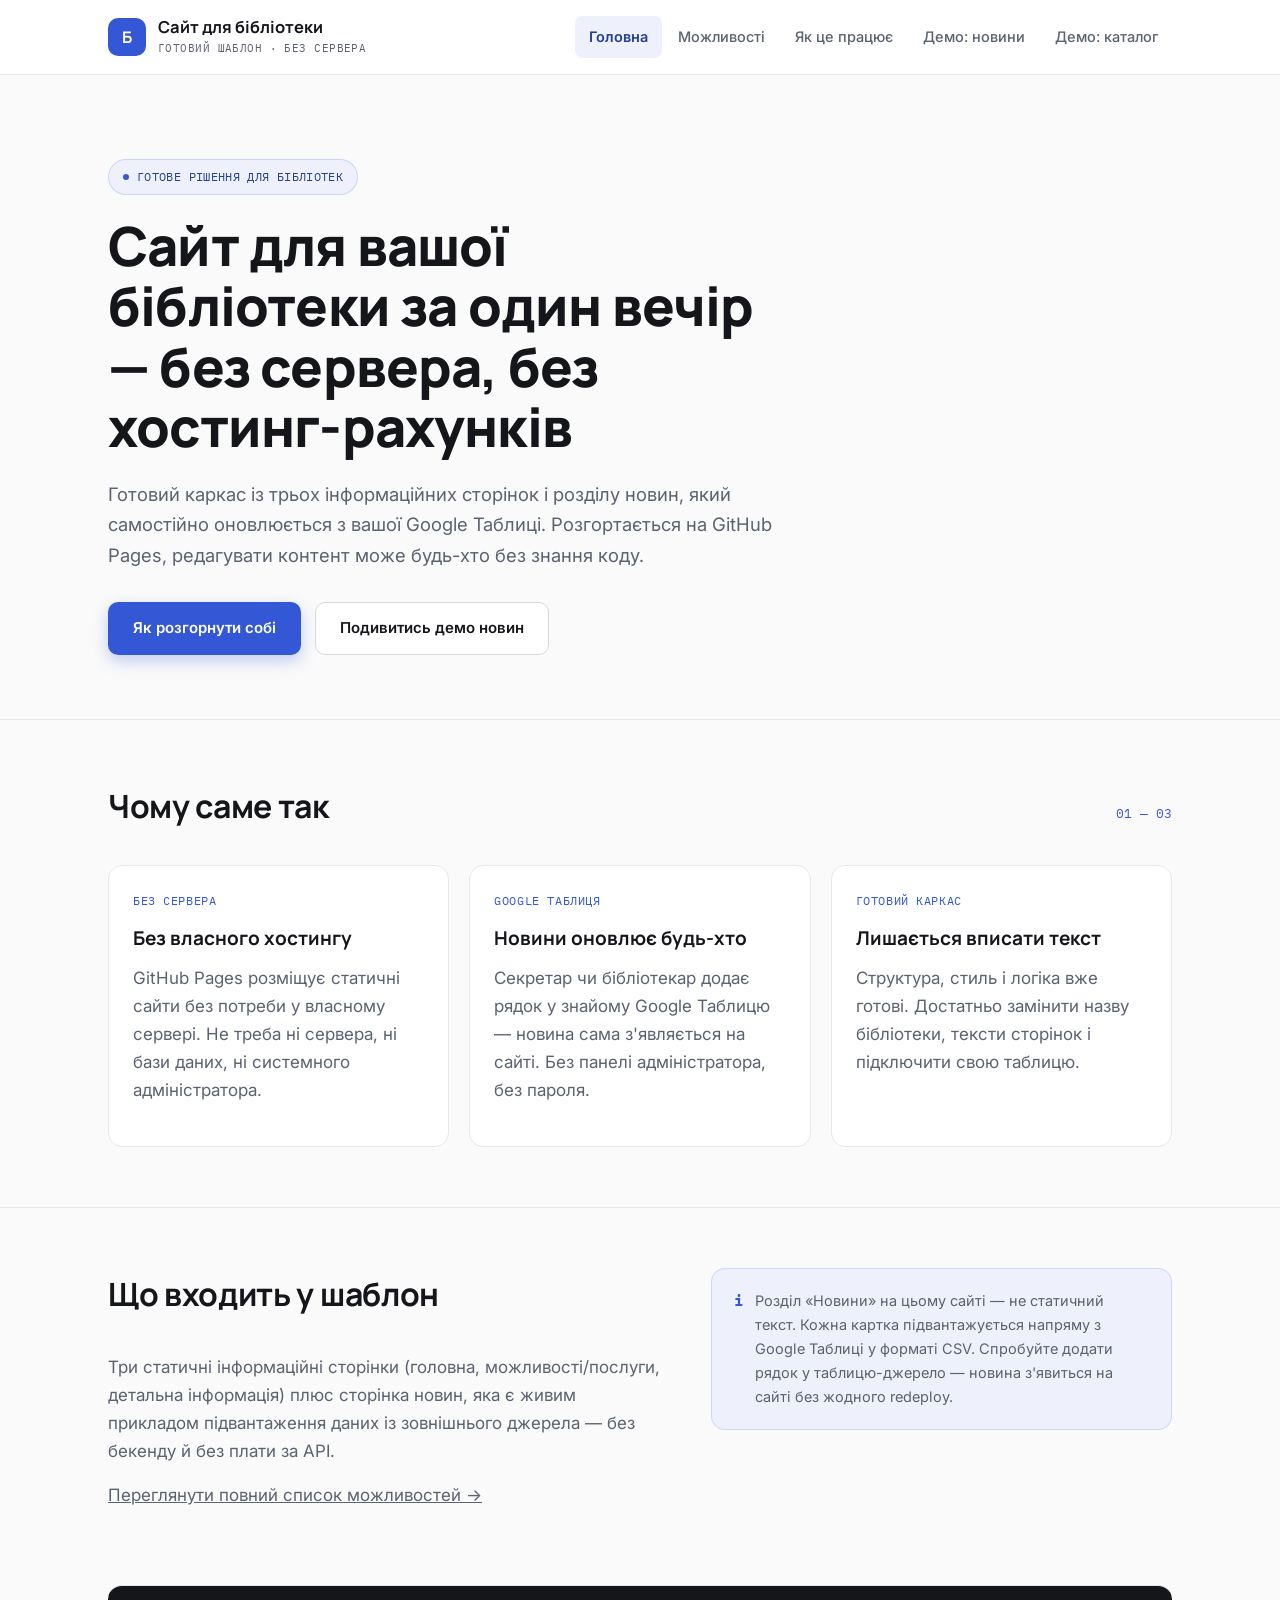
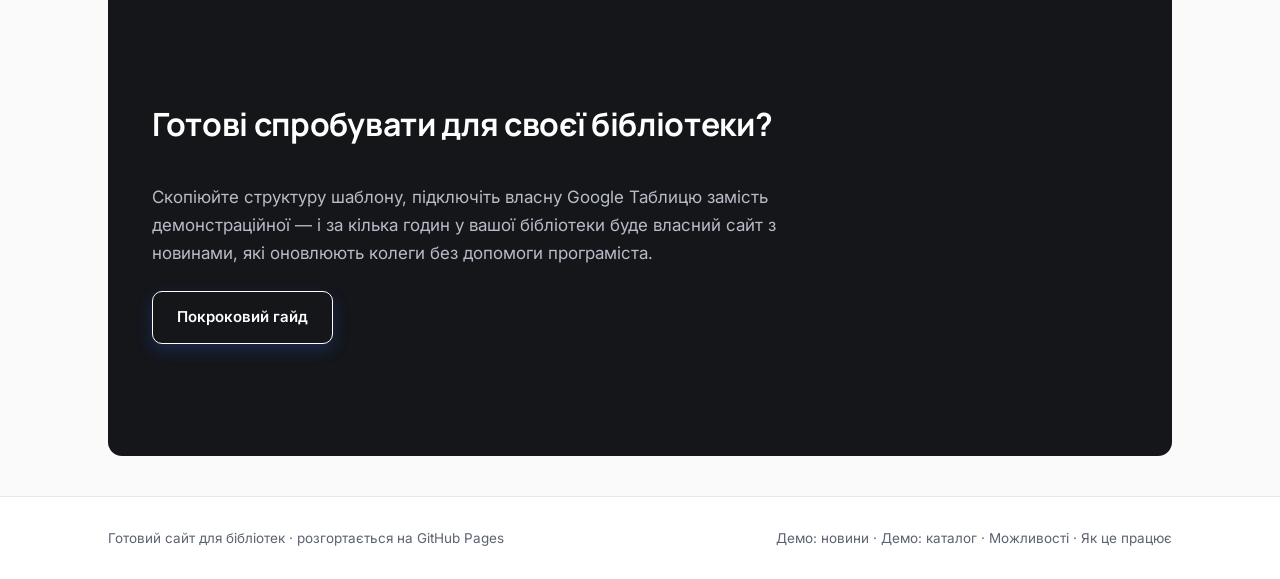
<file: index.html>
<!DOCTYPE html>
<html lang="uk">
<head>
<meta charset="UTF-8">
<meta name="viewport" content="width=device-width, initial-scale=1.0">
<title>Готовий сайт для бібліотеки — шаблон на GitHub Pages</title>
<meta name="description" content="Готовий сайт для бібліотек: 3 інформаційні сторінки + новини, що самі підвантажуються з Google Таблиці.">
<link rel="preconnect" href="https://fonts.googleapis.com">
<link rel="preconnect" href="https://fonts.gstatic.com" crossorigin>
<link href="https://fonts.googleapis.com/css2?family=Manrope:wght@500;700;800&family=Inter:wght@400;500;600&family=IBM+Plex+Mono:wght@400;500&display=swap" rel="stylesheet">
<link rel="stylesheet" href="style.css">
</head>
<body>

<header class="site-header">
  <div class="wrap">
    <a class="brand" href="index.html">
      <span class="brand-seal">Б</span>
      <span class="brand-text">
        <span class="brand-title">Сайт для бібліотеки</span>
        <span class="brand-sub">Готовий шаблон · без сервера</span>
      </span>
    </a>
    <nav class="site-nav">
      <a href="index.html" class="active">Головна</a>
      <a href="features.html">Можливості</a>
      <a href="how-it-works.html">Як це працює</a>
      <a href="news.html">Демо: новини</a>
      <a href="catalog.html">Демо: каталог</a>
    </nav>
  </div>
</header>

<section class="hero">
  <div class="wrap">
    <span class="badge"><span class="dot"></span> Готове рішення для бібліотек</span>
    <h1>Сайт для вашої бібліотеки за один вечір — без сервера, без хостинг-рахунків</h1>
    <p class="lede">Готовий каркас із трьох інформаційних сторінок і розділу новин, який самостійно оновлюється з вашої Google Таблиці. Розгортається на GitHub Pages, редагувати контент може будь-хто без знання коду.</p>
    <div class="hero-actions">
      <a class="btn btn-primary" href="how-it-works.html">Як розгорнути собі</a>
      <a class="btn btn-ghost" href="news.html">Подивитись демо новин</a>
    </div>
  </div>
</section>

<section>
  <div class="wrap">
    <div class="section-head">
      <h2 class="section-title">Чому саме так</h2>
      <span class="index">01 — 03</span>
    </div>
    <div class="grid-3">
      <div class="info-card">
        <span class="tag">Без сервера</span>
        <h3>Без власного хостингу</h3>
        <p>GitHub Pages розміщує статичні сайти без потреби у власному сервері. Не треба ні сервера, ні бази даних, ні системного адміністратора.</p>
      </div>
      <div class="info-card">
        <span class="tag">Google Таблиця</span>
        <h3>Новини оновлює будь-хто</h3>
        <p>Секретар чи бібліотекар додає рядок у знайому Google Таблицю — новина сама з'являється на сайті. Без панелі адміністратора, без пароля.</p>
      </div>
      <div class="info-card">
        <span class="tag">Готовий каркас</span>
        <h3>Лишається вписати текст</h3>
        <p>Структура, стиль і логіка вже готові. Достатньо замінити назву бібліотеки, тексти сторінок і підключити свою таблицю.</p>
      </div>
    </div>
  </div>
</section>

<section>
  <div class="wrap">
    <div class="grid-2">
      <div>
        <div class="section-head">
          <h2 class="section-title">Що входить у шаблон</h2>
        </div>
        <p>Три статичні інформаційні сторінки (головна, можливості/послуги, детальна інформація) плюс сторінка новин, яка є живим прикладом підвантаження даних із зовнішнього джерела — без бекенду й без плати за API.</p>
        <p><a href="features.html">Переглянути повний список можливостей →</a></p>
      </div>
      <div class="note-box">
        <span class="note-icon">i</span>
        <span>Розділ «Новини» на цьому сайті — не статичний текст. Кожна картка підвантажується напряму з Google Таблиці у форматі CSV. Спробуйте додати рядок у таблицю-джерело — новина з'явиться на сайті без жодного redeploy.</span>
      </div>
    </div>
  </div>
</section>

<section class="cta-band">
  <div class="wrap">
    <div class="section-head">
      <h2 class="section-title">Готові спробувати для своєї бібліотеки?</h2>
    </div>
    <p style="max-width: 60ch;">Скопіюйте структуру шаблону, підключіть власну Google Таблицю замість демонстраційної — і за кілька годин у вашої бібліотеки буде власний сайт з новинами, які оновлюють колеги без допомоги програміста.</p>
    <div class="hero-actions" style="margin-top: 24px;">
      <a class="btn btn-primary" href="how-it-works.html" style="border-color: var(--color-brass-light); background: var(--color-brass); ">Покроковий гайд</a>
    </div>
  </div>
</section>

<footer class="site-footer">
  <div class="wrap">
    <span>Готовий сайт для бібліотек · розгортається на GitHub Pages</span>
    <span><a href="news.html">Демо: новини</a> · <a href="catalog.html">Демо: каталог</a> · <a href="features.html">Можливості</a> · <a href="how-it-works.html">Як це працює</a></span>
  </div>
</footer>

</body>
</html>
</file>
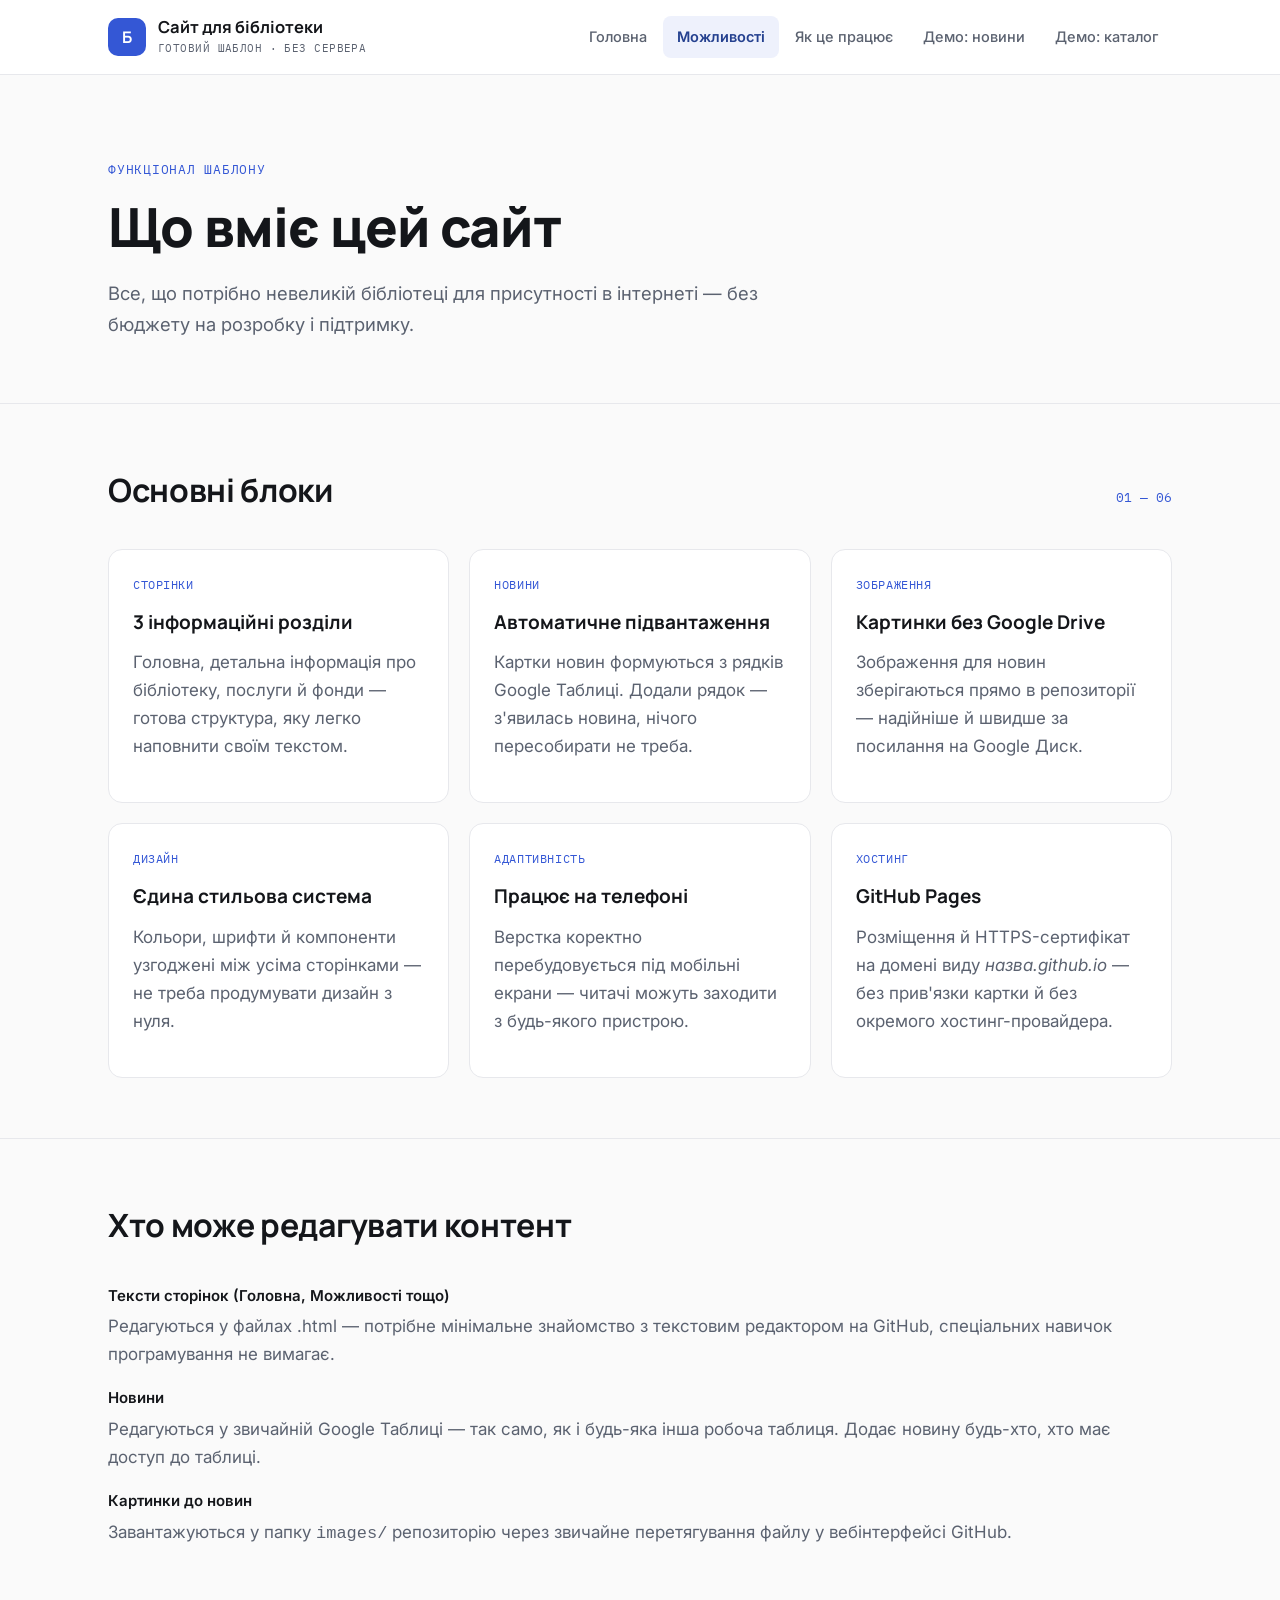
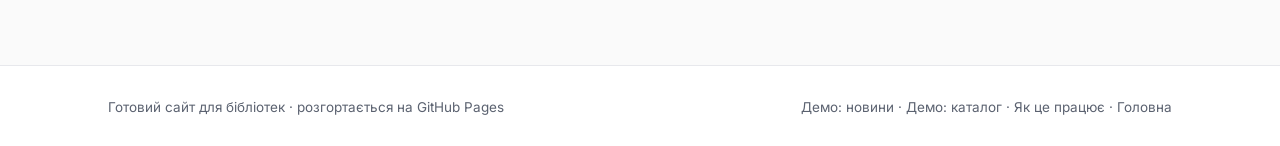
<file: features.html>
<!DOCTYPE html>
<html lang="uk">
<head>
<meta charset="UTF-8">
<meta name="viewport" content="width=device-width, initial-scale=1.0">
<title>Можливості шаблону — Сайт для бібліотеки</title>
<link rel="preconnect" href="https://fonts.googleapis.com">
<link rel="preconnect" href="https://fonts.gstatic.com" crossorigin>
<link href="https://fonts.googleapis.com/css2?family=Manrope:wght@500;700;800&family=Inter:wght@400;500;600&family=IBM+Plex+Mono:wght@400;500&display=swap" rel="stylesheet">
<link rel="stylesheet" href="style.css">
</head>
<body>

<header class="site-header">
  <div class="wrap">
    <a class="brand" href="index.html">
      <span class="brand-seal">Б</span>
      <span class="brand-text">
        <span class="brand-title">Сайт для бібліотеки</span>
        <span class="brand-sub">Готовий шаблон · без сервера</span>
      </span>
    </a>
    <nav class="site-nav">
      <a href="index.html">Головна</a>
      <a href="features.html" class="active">Можливості</a>
      <a href="how-it-works.html">Як це працює</a>
      <a href="news.html">Демо: новини</a>
      <a href="catalog.html">Демо: каталог</a>
    </nav>
  </div>
</header>

<section class="hero" style="padding-bottom:32px;">
  <div class="wrap">
    <p class="eyebrow">Функціонал шаблону</p>
    <h1 style="max-width: 20ch;">Що вміє цей сайт</h1>
    <p class="lede">Все, що потрібно невеликій бібліотеці для присутності в інтернеті — без бюджету на розробку і підтримку.</p>
  </div>
</section>

<section>
  <div class="wrap">
    <div class="section-head">
      <h2 class="section-title">Основні блоки</h2>
      <span class="index">01 — 06</span>
    </div>
    <div class="grid-3">
      <div class="info-card">
        <span class="tag">Сторінки</span>
        <h3>3 інформаційні розділи</h3>
        <p>Головна, детальна інформація про бібліотеку, послуги й фонди — готова структура, яку легко наповнити своїм текстом.</p>
      </div>
      <div class="info-card">
        <span class="tag">Новини</span>
        <h3>Автоматичне підвантаження</h3>
        <p>Картки новин формуються з рядків Google Таблиці. Додали рядок — з'явилась новина, нічого пересобирати не треба.</p>
      </div>
      <div class="info-card">
        <span class="tag">Зображення</span>
        <h3>Картинки без Google Drive</h3>
        <p>Зображення для новин зберігаються прямо в репозиторії — надійніше й швидше за посилання на Google Диск.</p>
      </div>
      <div class="info-card">
        <span class="tag">Дизайн</span>
        <h3>Єдина стильова система</h3>
        <p>Кольори, шрифти й компоненти узгоджені між усіма сторінками — не треба продумувати дизайн з нуля.</p>
      </div>
      <div class="info-card">
        <span class="tag">Адаптивність</span>
        <h3>Працює на телефоні</h3>
        <p>Верстка коректно перебудовується під мобільні екрани — читачі можуть заходити з будь-якого пристрою.</p>
      </div>
      <div class="info-card">
        <span class="tag">Хостинг</span>
        <h3>GitHub Pages</h3>
        <p>Розміщення й HTTPS-сертифікат на домені виду <em>назва.github.io</em> — без прив'язки картки й без окремого хостинг-провайдера.</p>
      </div>
    </div>
  </div>
</section>

<section>
  <div class="wrap">
    <div class="section-head">
      <h2 class="section-title">Хто може редагувати контент</h2>
    </div>
    <dl class="dl-list">
      <dt>Тексти сторінок (Головна, Можливості тощо)</dt>
      <dd>Редагуються у файлах .html — потрібне мінімальне знайомство з текстовим редактором на GitHub, спеціальних навичок програмування не вимагає.</dd>
      <dt>Новини</dt>
      <dd>Редагуються у звичайній Google Таблиці — так само, як і будь-яка інша робоча таблиця. Додає новину будь-хто, хто має доступ до таблиці.</dd>
      <dt>Картинки до новин</dt>
      <dd>Завантажуються у папку <code>images/</code> репозиторію через звичайне перетягування файлу у вебінтерфейсі GitHub.</dd>
    </dl>
  </div>
</section>

<footer class="site-footer">
  <div class="wrap">
    <span>Готовий сайт для бібліотек · розгортається на GitHub Pages</span>
    <span><a href="news.html">Демо: новини</a> · <a href="catalog.html">Демо: каталог</a> · <a href="how-it-works.html">Як це працює</a> · <a href="index.html">Головна</a></span>
  </div>
</footer>

</body>
</html>
</file>
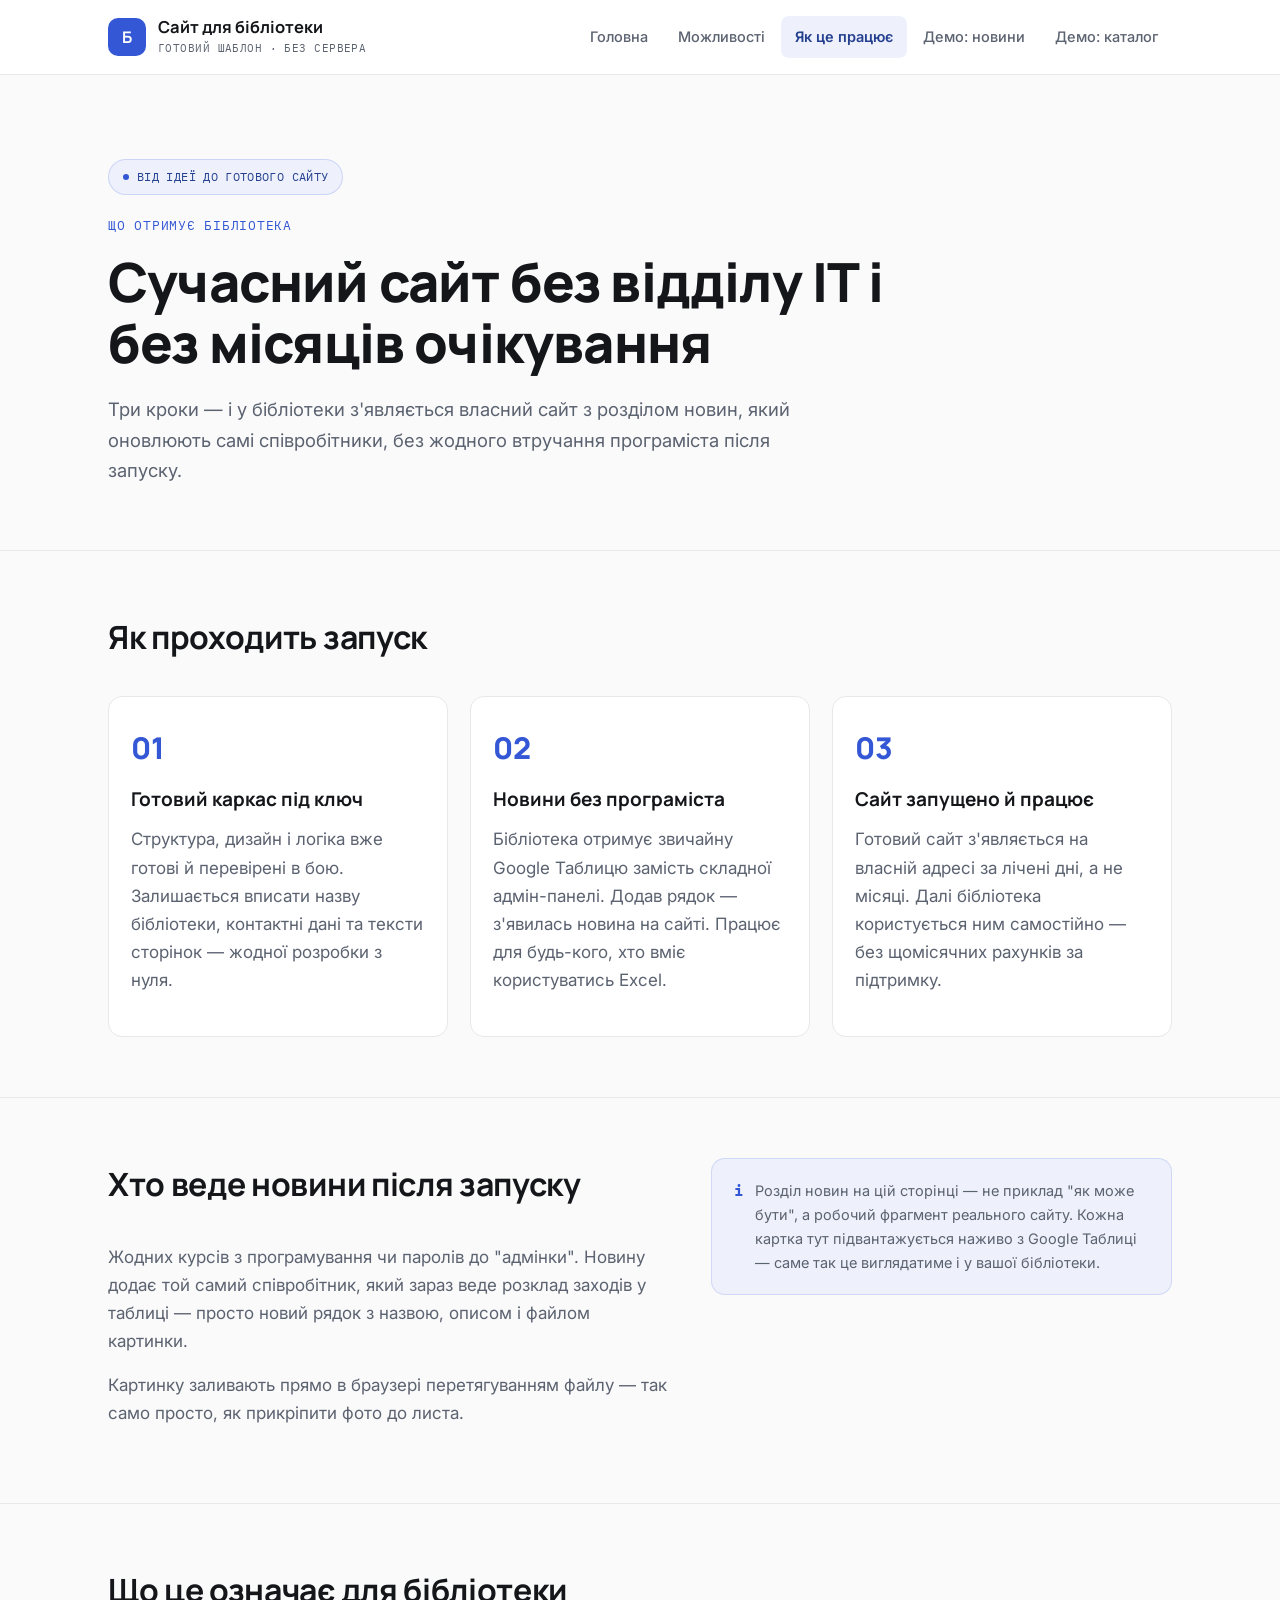
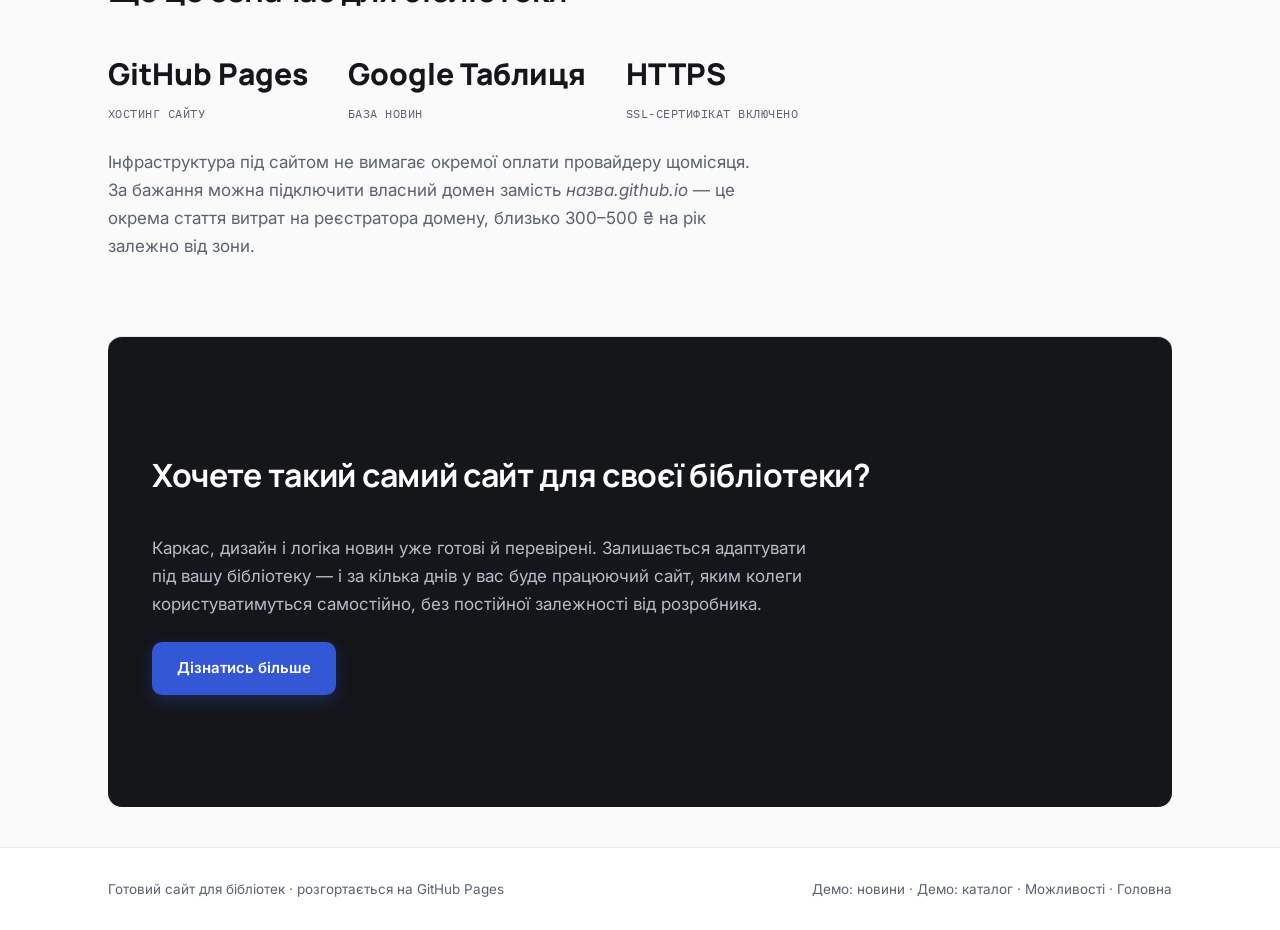
<file: how-it-works.html>
<!DOCTYPE html>
<html lang="uk">
<head>
<meta charset="UTF-8">
<meta name="viewport" content="width=device-width, initial-scale=1.0">
<title>Як це працює — Сайт для бібліотеки</title>
<link rel="preconnect" href="https://fonts.googleapis.com">
<link rel="preconnect" href="https://fonts.gstatic.com" crossorigin>
<link href="https://fonts.googleapis.com/css2?family=Manrope:wght@500;700;800&family=Inter:wght@400;500;600&family=IBM+Plex+Mono:wght@400;500&display=swap" rel="stylesheet">
<link rel="stylesheet" href="style.css">
</head>
<body>

<header class="site-header">
  <div class="wrap">
    <a class="brand" href="index.html">
      <span class="brand-seal">Б</span>
      <span class="brand-text">
        <span class="brand-title">Сайт для бібліотеки</span>
        <span class="brand-sub">Готовий шаблон · без сервера</span>
      </span>
    </a>
    <nav class="site-nav">
      <a href="index.html">Головна</a>
      <a href="features.html">Можливості</a>
      <a href="how-it-works.html" class="active">Як це працює</a>
      <a href="news.html">Демо: новини</a>
      <a href="catalog.html">Демо: каталог</a>
    </nav>
  </div>
</header>

<section class="hero" style="padding-bottom:32px;">
  <div class="wrap">
    <span class="badge"><span class="dot"></span> Від ідеї до готового сайту</span>
    <p class="eyebrow">Що отримує бібліотека</p>
    <h1 style="max-width: 22ch;">Сучасний сайт без відділу IT і без місяців очікування</h1>
    <p class="lede">Три кроки — і у бібліотеки з'являється власний сайт з розділом новин, який оновлюють самі співробітники, без жодного втручання програміста після запуску.</p>
  </div>
</section>

<section>
  <div class="wrap">
    <div class="section-head">
      <h2 class="section-title">Як проходить запуск</h2>
    </div>
    <div class="steps">
      <div class="step">
        <span class="step-num">01</span>
        <h3>Готовий каркас під ключ</h3>
        <p>Структура, дизайн і логіка вже готові й перевірені в бою. Залишається вписати назву бібліотеки, контактні дані та тексти сторінок — жодної розробки з нуля.</p>
      </div>
      <div class="step">
        <span class="step-num">02</span>
        <h3>Новини без програміста</h3>
        <p>Бібліотека отримує звичайну Google Таблицю замість складної адмін-панелі. Додав рядок — з'явилась новина на сайті. Працює для будь-кого, хто вміє користуватись Excel.</p>
      </div>
      <div class="step">
        <span class="step-num">03</span>
        <h3>Сайт запущено й працює</h3>
        <p>Готовий сайт з'являється на власній адресі за лічені дні, а не місяці. Далі бібліотека користується ним самостійно — без щомісячних рахунків за підтримку.</p>
      </div>
    </div>
  </div>
</section>

<section>
  <div class="wrap">
    <div class="grid-2">
      <div>
        <div class="section-head"><h2 class="section-title">Хто веде новини після запуску</h2></div>
        <p>Жодних курсів з програмування чи паролів до "адмінки". Новину додає той самий співробітник, який зараз веде розклад заходів у таблиці — просто новий рядок з назвою, описом і файлом картинки.</p>
        <p>Картинку заливають прямо в браузері перетягуванням файлу — так само просто, як прикріпити фото до листа.</p>
      </div>
      <div class="note-box">
        <span class="note-icon">i</span>
        <span>Розділ новин на цій сторінці — не приклад "як може бути", а робочий фрагмент реального сайту. Кожна картка тут підвантажується наживо з Google Таблиці — саме так це виглядатиме і у вашої бібліотеки.</span>
      </div>
    </div>
  </div>
</section>

<section>
  <div class="wrap">
    <div class="section-head"><h2 class="section-title">Що це означає для бібліотеки</h2></div>
    <div class="stat-row">
      <div>
        <span class="stat-num">GitHub Pages</span>
        <span class="stat-label">Хостинг сайту</span>
      </div>
      <div>
        <span class="stat-num">Google Таблиця</span>
        <span class="stat-label">База новин</span>
      </div>
      <div>
        <span class="stat-num">HTTPS</span>
        <span class="stat-label">SSL-сертифікат включено</span>
      </div>
    </div>
    <p style="margin-top: 22px; max-width: 60ch;">Інфраструктура під сайтом не вимагає окремої оплати провайдеру щомісяця. За бажання можна підключити власний домен замість <em>назва.github.io</em> — це окрема стаття витрат на реєстратора домену, близько 300–500 ₴ на рік залежно від зони.</p>
  </div>
</section>

<section class="cta-band">
  <div class="wrap">
    <div class="section-head">
      <h2 class="section-title">Хочете такий самий сайт для своєї бібліотеки?</h2>
    </div>
    <p style="max-width: 60ch;">Каркас, дизайн і логіка новин уже готові й перевірені. Залишається адаптувати під вашу бібліотеку — і за кілька днів у вас буде працюючий сайт, яким колеги користуватимуться самостійно, без постійної залежності від розробника.</p>
    <div class="hero-actions" style="margin-top: 24px;">
      <a class="btn btn-primary" href="index.html">Дізнатись більше</a>
    </div>
  </div>
</section>

<footer class="site-footer">
  <div class="wrap">
    <span>Готовий сайт для бібліотек · розгортається на GitHub Pages</span>
    <span><a href="news.html">Демо: новини</a> · <a href="catalog.html">Демо: каталог</a> · <a href="features.html">Можливості</a> · <a href="index.html">Головна</a></span>
  </div>
</footer>

</body>
</html>
</file>
<file: style.css>
/* =========================================================
   Сайт для бібліотеки — шаблон
   Концепція: сучасний, чистий продуктовий стиль —
   багато повітря, м'які тіні, один яскравий акцент.
   ========================================================= */

:root {
  --color-bg: #fafafa;
  --color-paper: #ffffff;
  --color-ink: #14161a;
  --color-ink-soft: #5b6270;
  --color-accent: #3457d5;
  --color-accent-soft: #eef1fc;
  --color-accent-dark: #24408f;
  --color-line: #e7e8ec;
  --color-line-strong: #d7d9e0;

  --font-display: "Manrope", "Inter", "Helvetica Neue", Arial, sans-serif;
  --font-body: "Inter", "Helvetica Neue", Arial, sans-serif;
  --font-mono: "IBM Plex Mono", "Courier New", monospace;

  --max-width: 1120px;
  --radius: 14px;
}

@media (prefers-reduced-motion: no-preference) {
  html { scroll-behavior: smooth; }
}

* { box-sizing: border-box; }

html, body {
  margin: 0;
  padding: 0;
}

body {
  background: var(--color-bg);
  color: var(--color-ink);
  font-family: var(--font-body);
  font-size: 17px;
  line-height: 1.65;
  -webkit-font-smoothing: antialiased;
}

a { color: inherit; }

img { max-width: 100%; display: block; }

.wrap {
  max-width: var(--max-width);
  margin: 0 auto;
  padding: 0 28px;
}

/* ---------- Header / nav ---------- */

.site-header {
  background: var(--color-paper);
  border-bottom: 1px solid var(--color-line);
  position: sticky;
  top: 0;
  z-index: 20;
  backdrop-filter: blur(8px);
}

.site-header .wrap {
  display: flex;
  align-items: center;
  justify-content: space-between;
  padding-top: 16px;
  padding-bottom: 16px;
  gap: 20px;
  flex-wrap: wrap;
}

.brand {
  display: flex;
  align-items: center;
  gap: 12px;
  text-decoration: none;
  color: var(--color-ink);
}

.brand-seal {
  width: 38px;
  height: 38px;
  flex: none;
  background: var(--color-accent);
  border-radius: 10px;
  display: flex;
  align-items: center;
  justify-content: center;
  font-family: var(--font-display);
  font-weight: 700;
  font-size: 16px;
  color: #fff;
}

.brand-text .brand-title {
  font-family: var(--font-display);
  font-weight: 700;
  font-size: 16.5px;
  line-height: 1.2;
  display: block;
}

.brand-text .brand-sub {
  font-family: var(--font-mono);
  font-size: 11px;
  letter-spacing: 0.04em;
  text-transform: uppercase;
  color: var(--color-ink-soft);
  display: block;
  margin-top: 2px;
}

nav.site-nav {
  display: flex;
  gap: 2px;
  flex-wrap: wrap;
}

nav.site-nav a {
  text-decoration: none;
  font-family: var(--font-body);
  font-size: 14.5px;
  font-weight: 500;
  color: var(--color-ink-soft);
  padding: 9px 14px;
  border-radius: 8px;
  transition: background 0.15s ease, color 0.15s ease;
}

nav.site-nav a:hover,
nav.site-nav a:focus-visible {
  background: var(--color-accent-soft);
  color: var(--color-accent-dark);
  outline: none;
}

nav.site-nav a.active {
  color: var(--color-accent-dark);
  background: var(--color-accent-soft);
  font-weight: 600;
}

/* ---------- Hero ---------- */

.hero {
  padding: 84px 0 64px;
}

.hero .eyebrow {
  font-family: var(--font-mono);
  font-size: 12.5px;
  letter-spacing: 0.06em;
  text-transform: uppercase;
  color: var(--color-accent);
  margin: 0 0 16px;
}

.hero h1 {
  font-family: var(--font-display);
  font-weight: 800;
  font-size: clamp(34px, 5vw, 54px);
  line-height: 1.12;
  letter-spacing: -0.015em;
  margin: 0 0 22px;
  max-width: 18ch;
}

.hero p.lede {
  font-size: 18.5px;
  color: var(--color-ink-soft);
  max-width: 58ch;
  margin: 0 0 32px;
}

.hero-actions {
  display: flex;
  gap: 14px;
  flex-wrap: wrap;
}

.btn {
  display: inline-block;
  font-family: var(--font-body);
  font-weight: 600;
  font-size: 15px;
  text-decoration: none;
  padding: 13px 24px;
  border-radius: 10px;
  border: 1.5px solid transparent;
  transition: transform 0.12s ease, background 0.12s ease, color 0.12s ease, box-shadow 0.12s ease;
}

.btn-primary {
  background: var(--color-accent);
  color: #fff;
  box-shadow: 0 6px 16px rgba(52, 87, 213, 0.28);
}

.btn-primary:hover { background: var(--color-accent-dark); transform: translateY(-1px); }

.btn-ghost {
  background: var(--color-paper);
  color: var(--color-ink);
  border-color: var(--color-line-strong);
}

.btn-ghost:hover { border-color: var(--color-accent); color: var(--color-accent-dark); }

/* ---------- Sections / content ---------- */

section {
  padding: 60px 0;
}

section + section {
  border-top: 1px solid var(--color-line);
}

.section-head {
  display: flex;
  align-items: baseline;
  justify-content: space-between;
  gap: 20px;
  margin-bottom: 32px;
  flex-wrap: wrap;
}

.section-head .index {
  font-family: var(--font-mono);
  font-size: 13px;
  color: var(--color-accent);
}

h2.section-title {
  font-family: var(--font-display);
  font-weight: 700;
  font-size: clamp(24px, 3vw, 32px);
  letter-spacing: -0.01em;
  margin: 0;
}

h3 {
  font-family: var(--font-display);
  font-weight: 700;
  font-size: 19px;
  margin: 0 0 10px;
}

p { margin: 0 0 16px; color: var(--color-ink-soft); }

.grid-3 {
  display: grid;
  grid-template-columns: repeat(3, 1fr);
  gap: 20px;
}

.grid-2 {
  display: grid;
  grid-template-columns: 1.1fr 0.9fr;
  gap: 40px;
  align-items: start;
}

@media (max-width: 860px) {
  .grid-3 { grid-template-columns: 1fr; }
  .grid-2 { grid-template-columns: 1fr; }
}

.info-card {
  background: var(--color-paper);
  border: 1px solid var(--color-line);
  border-radius: var(--radius);
  padding: 26px 24px;
  transition: box-shadow 0.15s ease, border-color 0.15s ease, transform 0.15s ease;
}

.info-card:hover {
  box-shadow: 0 10px 28px rgba(20, 22, 26, 0.06);
  border-color: var(--color-line-strong);
  transform: translateY(-2px);
}

.info-card .tag {
  font-family: var(--font-mono);
  font-size: 11.5px;
  text-transform: uppercase;
  letter-spacing: 0.05em;
  color: var(--color-accent);
  display: block;
  margin-bottom: 12px;
}

.dl-list dt {
  font-family: var(--font-body);
  font-weight: 600;
  font-size: 15px;
  color: var(--color-ink);
  margin-top: 18px;
}

.dl-list dt:first-child { margin-top: 0; }

.dl-list dd {
  margin: 4px 0 0;
  color: var(--color-ink-soft);
}

table.hours {
  width: 100%;
  border-collapse: collapse;
  font-size: 15.5px;
}

table.hours th, table.hours td {
  text-align: left;
  padding: 12px 6px;
  border-bottom: 1px solid var(--color-line);
}

table.hours th {
  font-family: var(--font-mono);
  font-size: 12px;
  text-transform: uppercase;
  letter-spacing: 0.05em;
  color: var(--color-ink-soft);
  font-weight: 500;
}

blockquote {
  font-family: var(--font-display);
  font-weight: 600;
  font-size: 21px;
  color: var(--color-ink);
  border-left: 3px solid var(--color-accent);
  padding-left: 22px;
  margin: 0;
}

/* ---------- News / cards ---------- */

.news-grid {
  display: grid;
  grid-template-columns: repeat(3, 1fr);
  gap: 22px;
}

@media (max-width: 900px) {
  .news-grid { grid-template-columns: repeat(2, 1fr); }
}
@media (max-width: 620px) {
  .news-grid { grid-template-columns: 1fr; }
}

.catalog-card {
  position: relative;
  background: var(--color-paper);
  border: 1px solid var(--color-line);
  border-radius: var(--radius);
  padding: 20px 20px 22px;
  transition: box-shadow 0.15s ease, transform 0.15s ease;
}

.catalog-card:hover {
  box-shadow: 0 10px 28px rgba(20, 22, 26, 0.07);
  transform: translateY(-2px);
}

.catalog-card .card-no {
  display: block;
  text-align: right;
  font-family: var(--font-mono);
  font-size: 11px;
  color: var(--color-accent);
  margin-bottom: 8px;
}

.catalog-card .card-img {
  width: 100%;
  aspect-ratio: 4 / 3;
  object-fit: cover;
  border-radius: 10px;
  margin-bottom: 16px;
  background: var(--color-accent-soft);
}

.catalog-card .card-img.placeholder {
  display: flex;
  align-items: center;
  justify-content: center;
  font-family: var(--font-mono);
  font-size: 12px;
  color: var(--color-ink-soft);
}

.catalog-card h3 {
  font-size: 17.5px;
  margin-bottom: 8px;
  padding-bottom: 0;
  border-bottom: none;
}

.catalog-card p {
  font-size: 15px;
  margin-bottom: 0;
}

.news-state {
  font-family: var(--font-mono);
  font-size: 14px;
  color: var(--color-ink-soft);
  padding: 40px 0;
  text-align: center;
}

/* ---------- Template / presentation additions ---------- */

.badge {
  display: inline-flex;
  align-items: center;
  gap: 8px;
  font-family: var(--font-mono);
  font-size: 12px;
  letter-spacing: 0.03em;
  text-transform: uppercase;
  color: var(--color-accent-dark);
  background: var(--color-accent-soft);
  border: 1px solid rgba(52, 87, 213, 0.18);
  padding: 7px 14px;
  border-radius: 999px;
  margin-bottom: 20px;
}

.badge .dot {
  width: 6px;
  height: 6px;
  border-radius: 50%;
  background: var(--color-accent);
  display: inline-block;
}

.steps {
  counter-reset: step;
  display: grid;
  grid-template-columns: repeat(3, 1fr);
  gap: 22px;
}

@media (max-width: 860px) {
  .steps { grid-template-columns: 1fr; }
}

.step {
  position: relative;
  padding: 26px 22px;
  background: var(--color-paper);
  border: 1px solid var(--color-line);
  border-radius: var(--radius);
}

.step .step-num {
  font-family: var(--font-display);
  font-weight: 800;
  font-size: 30px;
  color: var(--color-accent);
  display: block;
  margin-bottom: 12px;
}

.note-box {
  background: var(--color-accent-soft);
  border: 1px solid rgba(52, 87, 213, 0.16);
  border-radius: var(--radius);
  padding: 20px 22px;
  font-size: 14.5px;
  color: var(--color-ink-soft);
  display: flex;
  gap: 12px;
  align-items: flex-start;
}

.note-box .note-icon {
  font-family: var(--font-mono);
  color: var(--color-accent);
  flex: none;
  font-weight: 700;
}

.cta-band {
  background: var(--color-ink);
  color: #fff;
  border-radius: var(--radius);
  margin: 0 28px;
  max-width: calc(var(--max-width) - 56px);
  margin-left: auto;
  margin-right: auto;
}

.cta-band .wrap {
  padding: 52px 44px;
}

.cta-band .section-title,
.cta-band p { color: #fff; }

.cta-band p { color: #b7bcc7; }

.stat-row {
  display: flex;
  gap: 40px;
  flex-wrap: wrap;
  margin-top: 8px;
}

.stat-row .stat-num {
  font-family: var(--font-display);
  font-weight: 800;
  font-size: 30px;
  color: var(--color-ink);
  display: block;
}

.stat-row .stat-label {
  font-family: var(--font-mono);
  font-size: 12px;
  text-transform: uppercase;
  letter-spacing: 0.04em;
  color: var(--color-ink-soft);
}

/* ---------- Footer ---------- */

footer.site-footer {
  background: var(--color-paper);
  color: var(--color-ink-soft);
  border-top: 1px solid var(--color-line);
  margin-top: 40px;
}

footer.site-footer .wrap {
  padding: 30px 28px;
  display: flex;
  justify-content: space-between;
  gap: 20px;
  flex-wrap: wrap;
  font-size: 13.5px;
}

footer.site-footer a { color: var(--color-ink-soft); text-decoration: none; }
footer.site-footer a:hover { color: var(--color-accent-dark); text-decoration: underline; }

:focus-visible {
  outline: 2px solid var(--color-accent);
  outline-offset: 2px;
}
</file>
